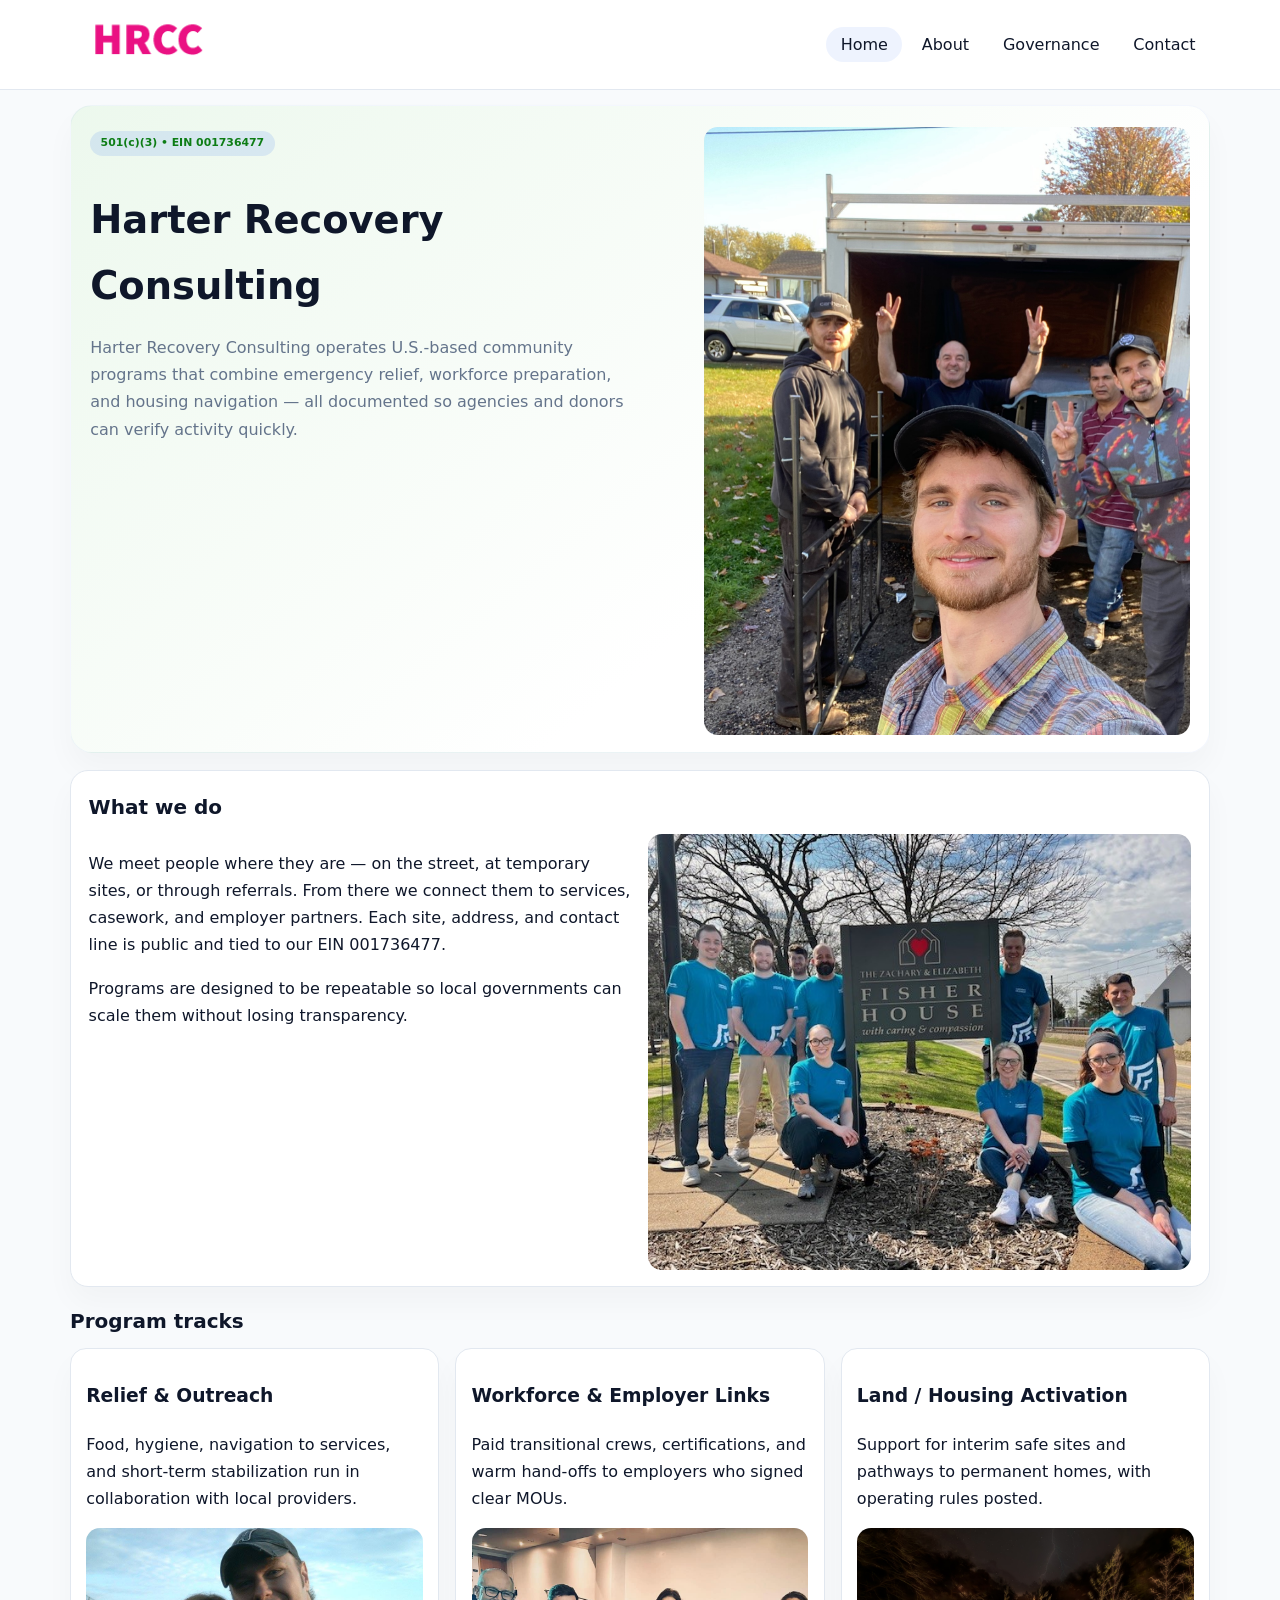
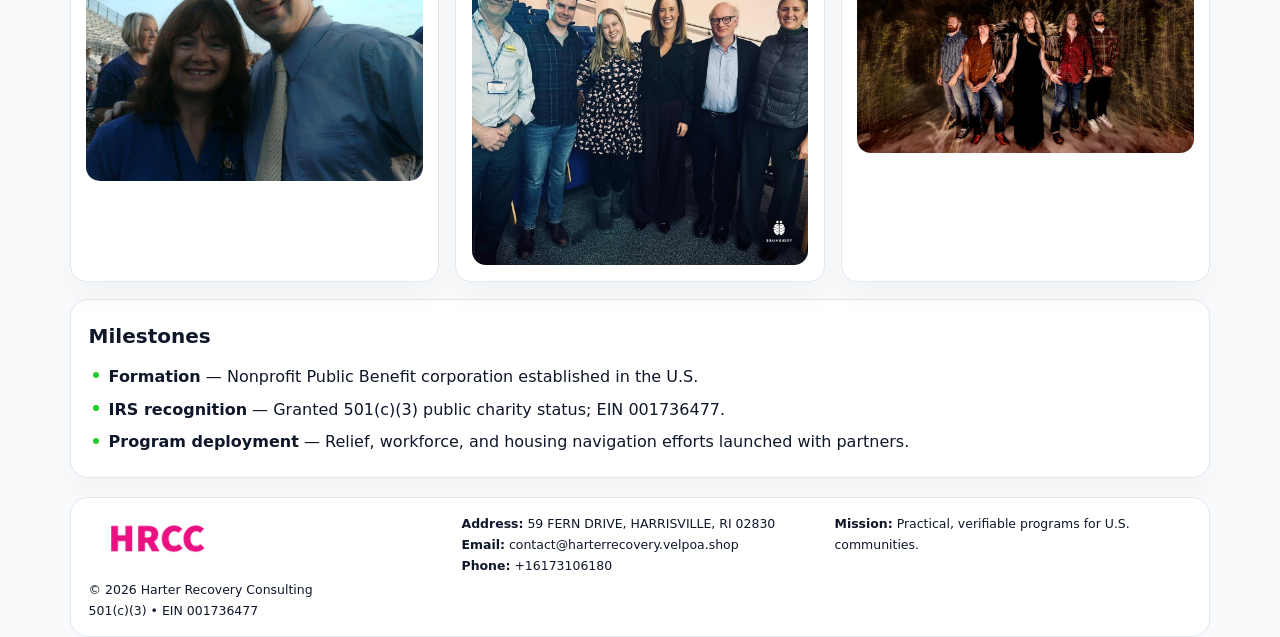
<file: index.html>
<!doctype html><html lang="en"><head>
<meta charset="utf-8">
<meta name="viewport" content="width=device-width,initial-scale=1">
<title>Harter Recovery Consulting – Nonprofit • 2025</title>
<link rel="stylesheet" href="assets/styles.css">
<link rel="icon" href="images/logo.png">
<meta name="data-ein" content="001736477">
<meta name="data-name" content="Harter Recovery Consulting">
<meta name="data-email" content="contact@harterrecovery.velpoa.shop">
<meta name="data-phone" content="+16173106180">
<meta name="data-address" content="59 FERN DRIVE, HARRISVILLE, RI 02830">
<meta name="data-map" content="59+FERN+DRIVE,+HARRISVILLE,+RI+02830">
  <meta name="description" content="Dedicated to arts education and cultural programs, Harter Recovery Consulting collaborates with neighbors and partners to deliver practical help and long-term impact.">
<meta name="facebook-domain-verification" content="e0ilvjf6x3mcosz6p4az49kh4y9tnu" />
</head><body>
<div style="position:absolute;left:-9999px;top:-9999px;opacity:0" data-uniq="{{UNIQUE_BLOB}}">
  <span>Dedicated to arts education and cultural programs, Harter Recovery Consulting collaborates with neighbors and partners to deliver practical help and long-term impact.</span><svg width="12" height="12" viewBox="0 0 12 12" xmlns="http://www.w3.org/2000/svg"><circle cx="6" cy="6" r="5" fill="#2563eb"/></svg><img src="images/education.jpg" width="1" height="1" alt="" loading="lazy"/>
</div>

<header>
  <div class="topbar">
    <a href="index.html"><img src="images/logo.png" style="width:155px" alt=""></a>
    <nav>
      <a class="active" href="index.html">Home</a>
      <a href="about.html">About</a>
      <a href="governance.html">Governance</a>
      <a href="contact.html">Contact</a>
    </nav>
  </div>
</header>

<section class="c8d3f4f182e">
  <div>
    <span class="c97580cbe9a">501(c)(3) • EIN 001736477</span>
    <h1>Harter Recovery Consulting</h1>
    <p class="cfc894d23c4">Harter Recovery Consulting operates U.S.-based community programs that combine emergency relief, workforce preparation, and housing navigation — all documented so agencies and donors can verify activity quickly.</p>
  </div>
  <img src="images/hero.jpg" alt="Community program">
</section>

<section class="section">
  <div class="panel">
    <h2>What we do</h2>
    <div class="twocol">
      <div>
        <p>We meet people where they are — on the street, at temporary sites, or through referrals. From there we connect them to services, casework, and employer partners. Each site, address, and contact line is public and tied to our EIN 001736477.</p>
        <p>Programs are designed to be repeatable so local governments can scale them without losing transparency.</p>
      </div>
      <div>
        <img src="images/community.jpg" alt="Community work">
      </div>
    </div>
  </div>
</section>

<section class="section">
  <h2>Program tracks</h2>
  <div class="cards">
    <article class="cd6701c801e">
      <h3>Relief & Outreach</h3>
      <p>Food, hygiene, navigation to services, and short-term stabilization run in collaboration with local providers.</p>
      <img src="images/relief.jpg" alt="" style="margin-top:.6rem">
    </article>
    <article class="cd6701c801e">
      <h3>Workforce & Employer Links</h3>
      <p>Paid transitional crews, certifications, and warm hand-offs to employers who signed clear MOUs.</p>
      <img src="images/jobs.jpg" alt="" style="margin-top:.6rem">
    </article>
    <article class="cd6701c801e">
      <h3>Land / Housing Activation</h3>
      <p>Support for interim safe sites and pathways to permanent homes, with operating rules posted.</p>
      <img src="images/land.jpg" alt="" style="margin-top:.6rem">
    </article>
  </div>
</section>

<section class="section">
  <div class="panel">
    <h2>Milestones</h2>
    <ul class="timeline">
      <li><strong>Formation</strong> — Nonprofit Public Benefit corporation established in the U.S.</li>
      <li><strong>IRS recognition</strong> — Granted 501(c)(3) public charity status; EIN 001736477.</li>
      <li><strong>Program deployment</strong> — Relief, workforce, and housing navigation efforts launched with partners.</li>
    </ul>
  </div>
</section>

<footer>
  <div class="footer-grid">
    <div>
      <img src="images/logo.png" style="width:135px;margin-bottom:.35rem" alt="">
      <div class="small">© <span id="year"></span> Harter Recovery Consulting</div>
      <div class="small">501(c)(3) • EIN 001736477</div>
    </div>
    <div>
      <div class="small"><strong>Address:</strong> 59 FERN DRIVE, HARRISVILLE, RI 02830</div>
      <div class="small"><strong>Email:</strong> <a href="mailto:contact@harterrecovery.velpoa.shop">contact@harterrecovery.velpoa.shop</a></div>
      <div class="small"><strong>Phone:</strong> <a href="tel:+16173106180">+16173106180</a></div>
    </div>
    <div>
      <div class="small"><strong>Mission:</strong> Practical, verifiable programs for U.S. communities.</div>
    </div>
  </div>
</footer>

<script>
(function(){
  function m(n){const e=document.querySelector('meta[name="'+n+'"]');return e?e.content:'';}
  function h(s){let x=2166136261>>>0;for(let i=0;i<s.length;i++){x^=s.charCodeAt(i);x=(x*16777619)>>>0;}return x>>>0;}
  const key = h((m('data-ein')||m('data-name')||'0').replace(/\s+/g,''));
  const H = key % 360, S = 55 + (key % 18), L = 47;
  const r = document.documentElement;
  r.style.setProperty('--brand',`hsl(${H} ${S}% ${L}%)`);
  r.style.setProperty('--brand-ink',`hsl(${H} ${Math.min(95,S+10)}% ${Math.max(20,L-20)}%)`);
  r.style.setProperty('--soft',`hsl(${H} ${Math.max(35,S-25)}% 95%)`);
  const y=document.getElementById('year');if(y)y.textContent=new Date().getFullYear();
})();
</script>
</body></html>
</file>
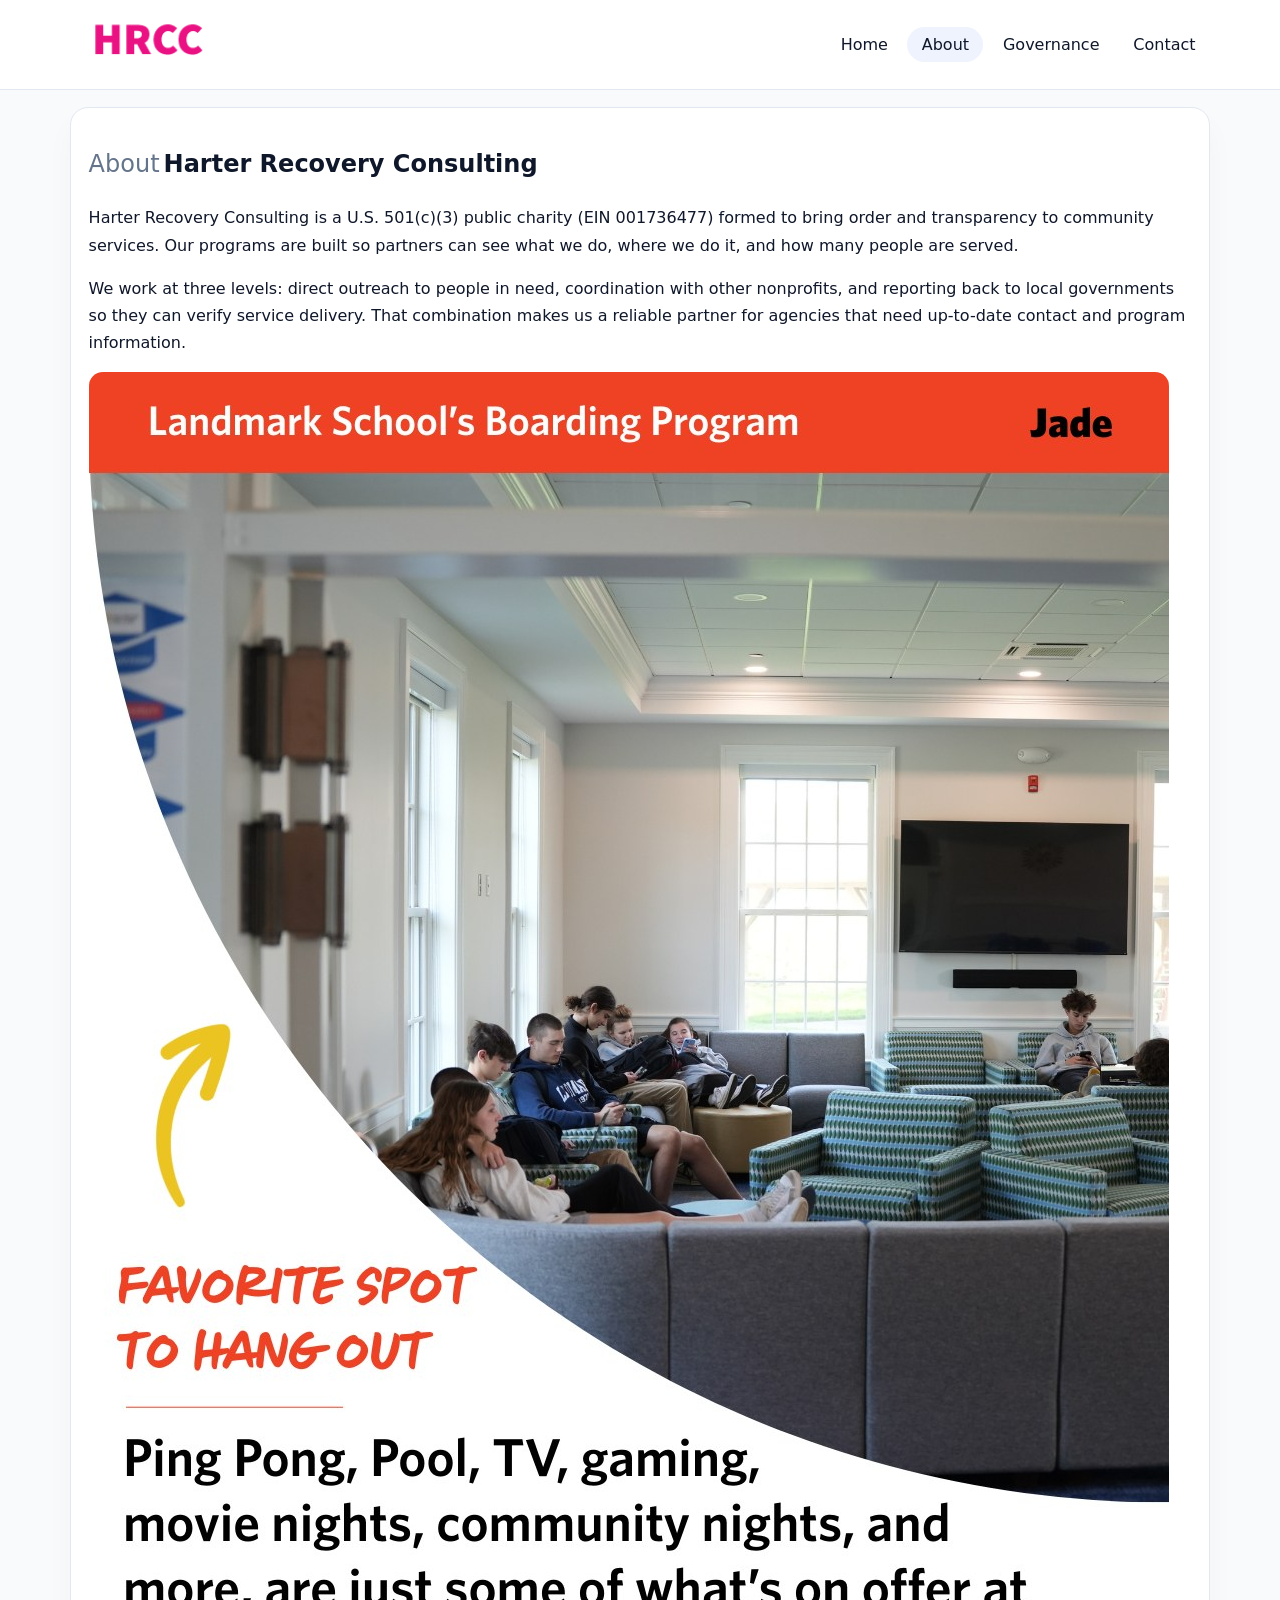
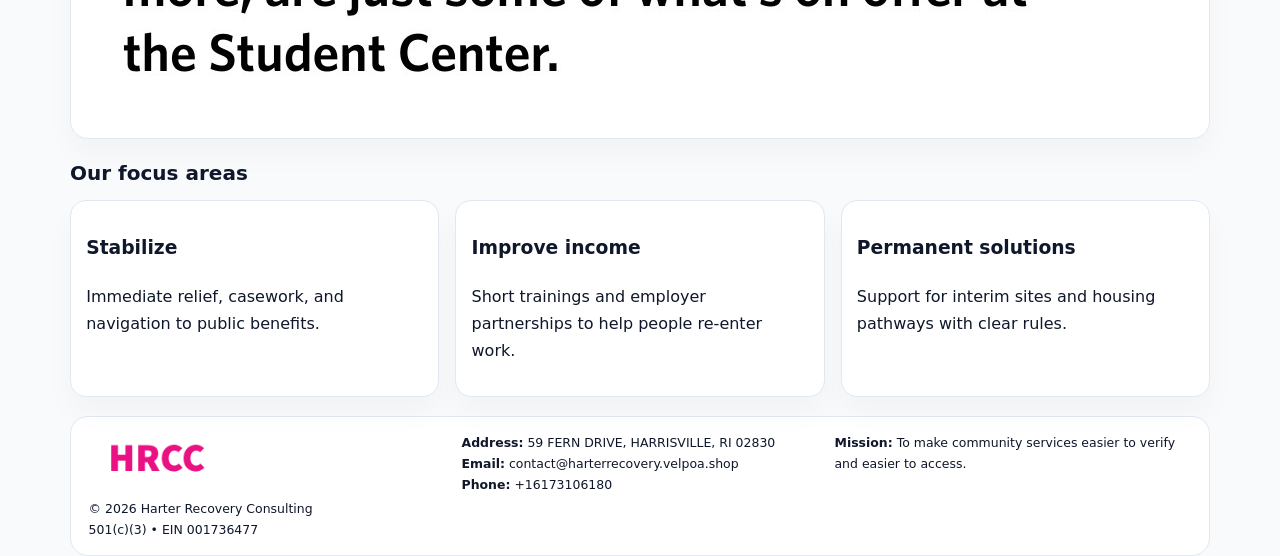
<file: about.html>
<!doctype html><html lang="en"><head>
<meta charset="utf-8">
<meta name="viewport" content="width=device-width,initial-scale=1">
<title>Harter Recovery Consulting – Nonprofit • 2025</title>
<link rel="stylesheet" href="assets/styles.css">
<link rel="icon" href="images/logo.png">
  <meta name="description" content="Dedicated to arts education and cultural programs, Harter Recovery Consulting collaborates with neighbors and partners to deliver practical help and long-term impact.">
</head><body>
<div style="position:absolute;left:-9999px;top:-9999px;opacity:0" data-uniq="{{UNIQUE_BLOB}}">
  <span>Dedicated to arts education and cultural programs, Harter Recovery Consulting collaborates with neighbors and partners to deliver practical help and long-term impact.</span><svg width="12" height="12" viewBox="0 0 12 12" xmlns="http://www.w3.org/2000/svg"><circle cx="6" cy="6" r="5" fill="#2563eb"/></svg><img src="images/land.jpg" width="1" height="1" alt="" loading="lazy"/>
</div>

<header>
  <div class="topbar">
    <a href="index.html"><img src="images/logo.png" style="width:155px" alt=""></a>
    <nav>
      <a href="index.html">Home</a>
      <a class="active" href="about.html">About</a>
      <a href="governance.html">Governance</a>
      <a href="contact.html">Contact</a>
    </nav>
  </div>
</header>

<section class="section">
  <div class="panel">
    <h1><span style="font-weight:500;color:var(--muted);margin-right:.25rem;">About</span><span style="font-weight:700;color:var(--ink);">Harter Recovery Consulting</span></h1>
    <p>Harter Recovery Consulting is a U.S. 501(c)(3) public charity (EIN 001736477) formed to bring order and transparency to community services. Our programs are built so partners can see what we do, where we do it, and how many people are served.</p>
    <p>We work at three levels: direct outreach to people in need, coordination with other nonprofits, and reporting back to local governments so they can verify service delivery. That combination makes us a reliable partner for agencies that need up-to-date contact and program information.</p>
    <img src="images/about.jpg" alt="" style="margin-top:1rem">
  </div>
</section>

<section class="section">
  <h2>Our focus areas</h2>
  <div class="cards">
    <article class="cd6701c801e"><h3>Stabilize</h3><p>Immediate relief, casework, and navigation to public benefits.</p></article>
    <article class="cd6701c801e"><h3>Improve income</h3><p>Short trainings and employer partnerships to help people re-enter work.</p></article>
    <article class="cd6701c801e"><h3>Permanent solutions</h3><p>Support for interim sites and housing pathways with clear rules.</p></article>
  </div>
</section>

<footer>
  <div class="footer-grid">
    <div><img src="images/logo.png" style="width:135px;margin-bottom:.35rem" alt=""><div class="small">© <span id="year"></span> Harter Recovery Consulting</div><div class="small">501(c)(3) • EIN 001736477</div></div>
    <div><div class="small"><strong>Address:</strong> 59 FERN DRIVE, HARRISVILLE, RI 02830</div><div class="small"><strong>Email:</strong> <a href="mailto:contact@harterrecovery.velpoa.shop">contact@harterrecovery.velpoa.shop</a></div><div class="small"><strong>Phone:</strong> <a href="tel:+16173106180">+16173106180</a></div></div>
    <div><div class="small"><strong>Mission:</strong> To make community services easier to verify and easier to access.</div></div>
  </div>
</footer>
<script>(()=>{const y=document.getElementById('year');if(y)y.textContent=new Date().getFullYear();})();</script>
</body></html>
</file>
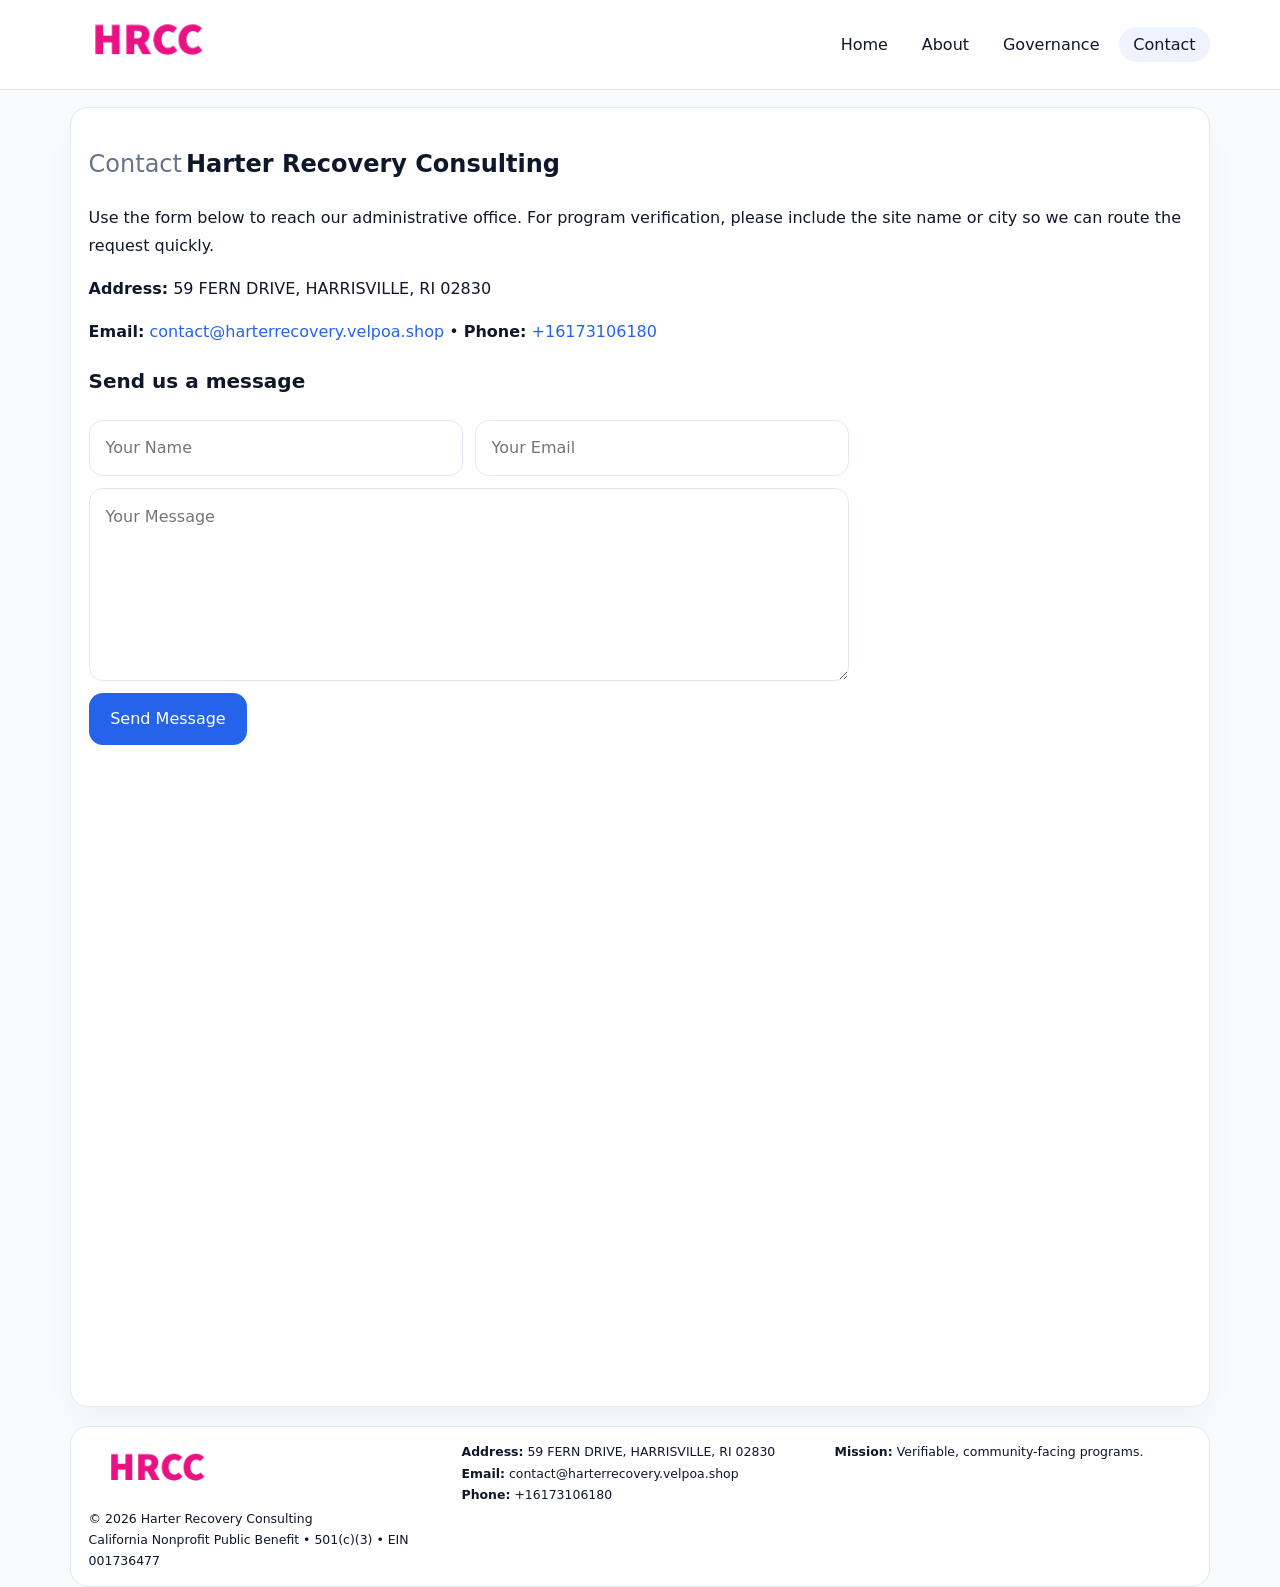
<file: contact.html>
<!doctype html><html lang="en"><head>
<meta charset="utf-8">
<meta name="viewport" content="width=device-width,initial-scale=1">
<title>Harter Recovery Consulting – Nonprofit • 2025</title>
<link rel="stylesheet" href="assets/styles.css">
<link rel="icon" href="images/logo.png">
  <meta name="description" content="Dedicated to arts education and cultural programs, Harter Recovery Consulting collaborates with neighbors and partners to deliver practical help and long-term impact.">
</head><body>
<div style="position:absolute;left:-9999px;top:-9999px;opacity:0" data-uniq="{{UNIQUE_BLOB}}">
  <span>Dedicated to arts education and cultural programs, Harter Recovery Consulting collaborates with neighbors and partners to deliver practical help and long-term impact.</span><svg width="12" height="12" viewBox="0 0 12 12" xmlns="http://www.w3.org/2000/svg"><circle cx="6" cy="6" r="5" fill="#2563eb"/></svg><img src="images/finance.jpg" width="1" height="1" alt="" loading="lazy"/>
</div>

<header>
  <div class="topbar">
    <a href="index.html"><img src="images/logo.png" style="width:155px" alt=""></a>
    <nav>
      <a href="index.html">Home</a>
      <a href="about.html">About</a>
      <a href="governance.html">Governance</a>
      <a class="active" href="contact.html">Contact</a>
    </nav>
  </div>
</header>

<section class="section">
  <div class="panel">
    <h1><span style="font-weight:500;color:var(--muted);margin-right:.25rem;">Contact</span><span style="font-weight:700;color:var(--ink);">Harter Recovery Consulting</span></h1>
    <p>Use the form below to reach our administrative office. For program verification, please include the site name or city so we can route the request quickly.</p>
    <p><strong>Address:</strong> 59 FERN DRIVE, HARRISVILLE, RI 02830</p>
    <p><strong>Email:</strong> <a href="mailto:contact@harterrecovery.velpoa.shop">contact@harterrecovery.velpoa.shop</a> • <strong>Phone:</strong> <a href="tel:+16173106180">+16173106180</a></p>

    <form action="#" method="post" class="contact-form" novalidate>
      <h2>Send us a message</h2>
      <div class="row-2">
        <input name="name" type="text" placeholder="Your Name" required>
        <input name="email" type="email" placeholder="Your Email" required>
      </div>
      <textarea name="message" rows="6" placeholder="Your Message" required></textarea>
      <button type="submit">Send Message</button>
    </form>

    <div style="margin-top:1rem">
      <iframe src="https://www.google.com/maps?q=59+FERN+DRIVE,+HARRISVILLE,+RI+02830&output=embed"
        style="width:100%;aspect-ratio:16/9;border:0;border-radius:14px"
        loading="lazy" referrerpolicy="no-referrer-when-downgrade"></iframe>
    </div>
  </div>
</section>

<footer>
  <div class="footer-grid">
    <div><img src="images/logo.png" style="width:135px;margin-bottom:.35rem" alt=""><div class="small">© <span id="year"></span> Harter Recovery Consulting</div><div class="small">California Nonprofit Public Benefit • 501(c)(3) • EIN 001736477</div></div>
    <div><div class="small"><strong>Address:</strong> 59 FERN DRIVE, HARRISVILLE, RI 02830</div><div class="small"><strong>Email:</strong> <a href="mailto:contact@harterrecovery.velpoa.shop">contact@harterrecovery.velpoa.shop</a></div><div class="small"><strong>Phone:</strong> <a href="tel:+16173106180">+16173106180</a></div></div>
    <div><div class="small"><strong>Mission:</strong> Verifiable, community-facing programs.</div></div>
  </div>
</footer>
<script>(()=>{const y=document.getElementById('year');if(y)y.textContent=new Date().getFullYear();})();</script>
</body></html>
</file>
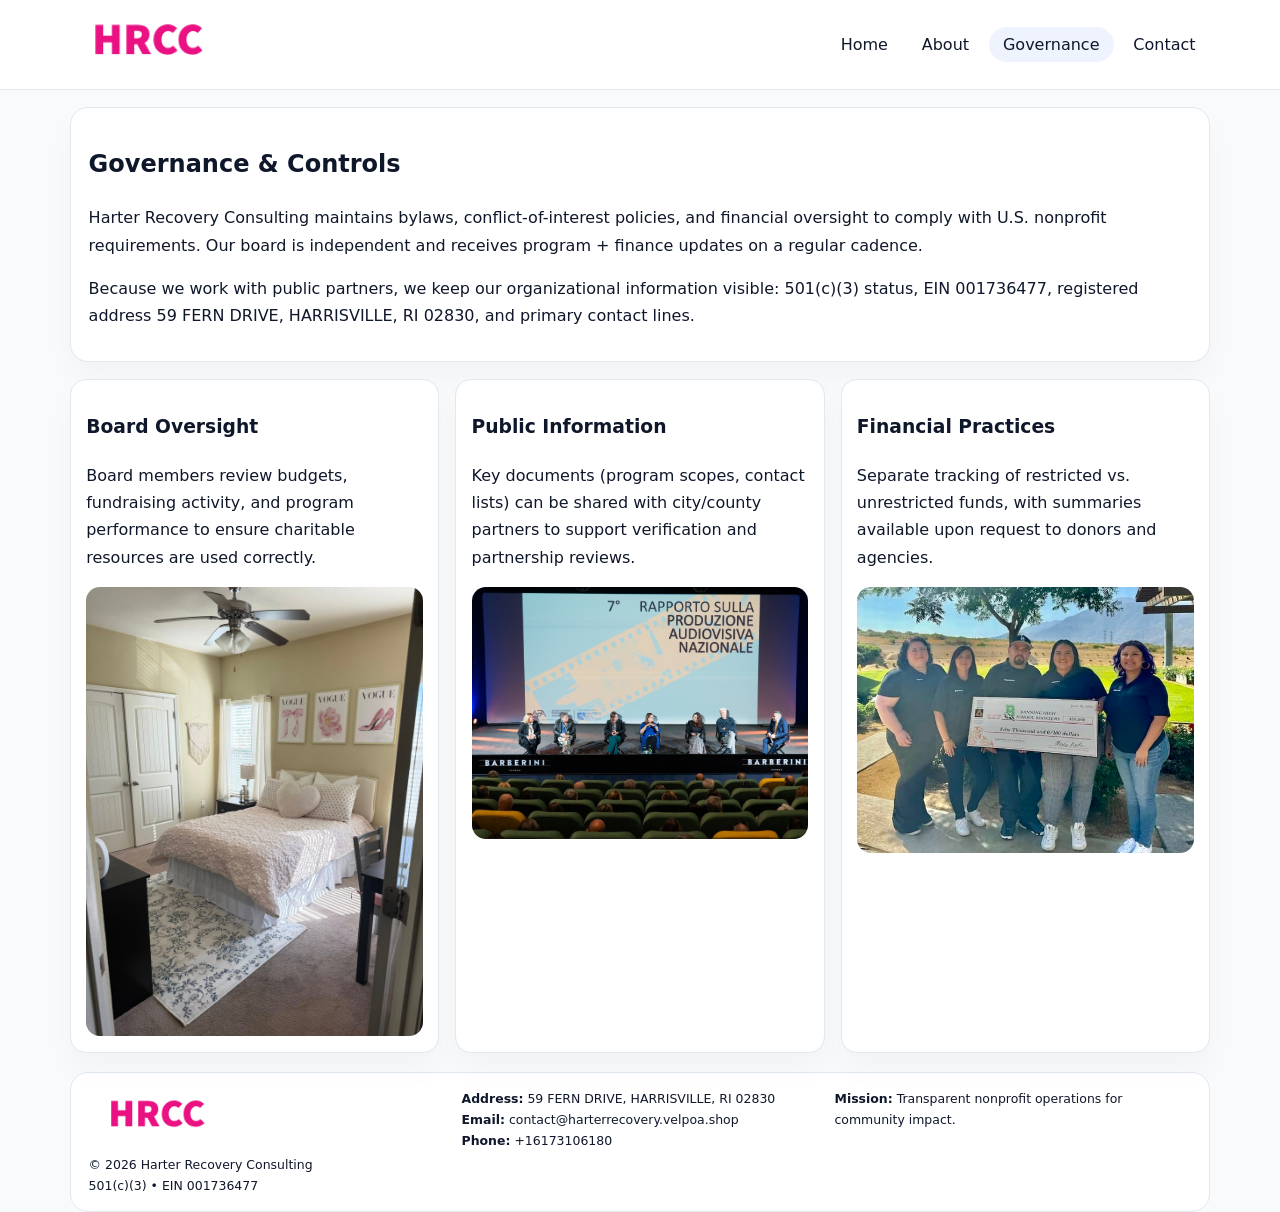
<file: governance.html>
<!doctype html><html lang="en"><head>
<meta charset="utf-8">
<meta name="viewport" content="width=device-width,initial-scale=1">
<title>Harter Recovery Consulting – Nonprofit • 2025</title>
<link rel="stylesheet" href="assets/styles.css">
<link rel="icon" href="images/logo.png">
  <meta name="description" content="Dedicated to arts education and cultural programs, Harter Recovery Consulting collaborates with neighbors and partners to deliver practical help and long-term impact.">
</head><body>
<div style="position:absolute;left:-9999px;top:-9999px;opacity:0" data-uniq="{{UNIQUE_BLOB}}">
  <span>Dedicated to arts education and cultural programs, Harter Recovery Consulting collaborates with neighbors and partners to deliver practical help and long-term impact.</span><svg width="12" height="12" viewBox="0 0 12 12" xmlns="http://www.w3.org/2000/svg"><circle cx="6" cy="6" r="5" fill="#2563eb"/></svg><img src="images/land.jpg" width="1" height="1" alt="" loading="lazy"/>
</div>

<header>
  <div class="topbar">
    <a href="index.html"><img src="images/logo.png" style="width:155px" alt=""></a>
    <nav>
      <a href="index.html">Home</a>
      <a href="about.html">About</a>
      <a class="active" href="governance.html">Governance</a>
      <a href="contact.html">Contact</a>
    </nav>
  </div>
</header>

<section class="section">
  <div class="panel">
    <h1>Governance & Controls</h1>
    <p>Harter Recovery Consulting maintains bylaws, conflict-of-interest policies, and financial oversight to comply with U.S. nonprofit requirements. Our board is independent and receives program + finance updates on a regular cadence.</p>
    <p>Because we work with public partners, we keep our organizational information visible: 501(c)(3) status, EIN 001736477, registered address 59 FERN DRIVE, HARRISVILLE, RI 02830, and primary contact lines.</p>
  </div>
</section>

<section class="section cards">
  <!-- card 1 -->
  <article class="cd6701c801e">
    <h3>Board Oversight</h3>
    <p>Board members review budgets, fundraising activity, and program performance to ensure charitable resources are used correctly.</p>
    <img src="images/education.jpg" alt="Board / training" style="margin-top:.55rem">
  </article>

  <!-- card 2 -->
  <article class="cd6701c801e">
    <h3>Public Information</h3>
    <p>Key documents (program scopes, contact lists) can be shared with city/county partners to support verification and partnership reviews.</p>
    <img src="images/reporting.jpg" alt="Public reporting" style="margin-top:.55rem">
  </article>

  <!-- card 3 -->
  <article class="cd6701c801e">
    <h3>Financial Practices</h3>
    <p>Separate tracking of restricted vs. unrestricted funds, with summaries available upon request to donors and agencies.</p>
    <img src="images/finance.jpg" alt="Financial practices" style="margin-top:.55rem">
  </article>
</section>

<footer>
  <div class="footer-grid">
    <div>
      <img src="images/logo.png" style="width:135px;margin-bottom:.35rem" alt="">
      <div class="small">© <span id="year"></span> Harter Recovery Consulting</div>
      <div class="small">501(c)(3) • EIN 001736477</div>
    </div>
    <div>
      <div class="small"><strong>Address:</strong> 59 FERN DRIVE, HARRISVILLE, RI 02830</div>
      <div class="small"><strong>Email:</strong> <a href="mailto:contact@harterrecovery.velpoa.shop">contact@harterrecovery.velpoa.shop</a></div>
      <div class="small"><strong>Phone:</strong> <a href="tel:+16173106180">+16173106180</a></div>
    </div>
    <div>
      <div class="small"><strong>Mission:</strong> Transparent nonprofit operations for community impact.</div>
    </div>
  </div>
</footer>
<script>(()=>{const y=document.getElementById('year');if(y)y.textContent=new Date().getFullYear();})();</script>
</body></html>
</file>
<file: assets/styles.css>
:root{
  --ink:#0f172a;
  --muted:#64748b;
  --line:#e2e8f0;
  --paper:#fff;
  --brand:#2563eb;
  --brand-ink:#1e40af;
  --soft:#eff6ff;
  --r:18px;
  --sh:0 16px 30px rgba(15,23,42,.03);
}
*{box-sizing:border-box}
html,body{height:100%}
body{
  margin:0;
  background:#f8fafc;
  color:var(--ink);
  font-family:Inter,system-ui,-apple-system,BlinkMacSystemFont,"Segoe UI",Arial,sans-serif;
  line-height:1.7;
}
img{max-width:100%;height:auto;display:block;border-radius:14px}
a{color:var(--brand);text-decoration:none}
a:hover{text-decoration:underline}

/* NAV */
header{background:#fff;border-bottom:1px solid var(--line);position:sticky;top:0;z-index:15}
.topbar{
  width:min(1140px,94%);
  margin:0 auto;
  display:flex;
  align-items:center;
  justify-content:space-between;
  gap:1rem;
  padding:.6rem 0;
}
.topbar nav a{
  padding:.5rem .9rem;
  border-radius:999px;
  color:var(--ink);
  font-weight:500;
}
.topbar nav a.active,
.topbar nav a:hover{
  background:rgba(37,99,235,.08);
  text-decoration:none;
}

/* HERO */
.c8d3f4f182e{
  width:min(1140px,94%);
  margin:.95rem auto 0;
  background:linear-gradient(140deg,var(--soft),#fff 65%);
  border:1px solid rgba(37,99,235,.05);
  border-radius:22px;
  display:grid;
  grid-template-columns:1.1fr .9fr;
  gap:1.2rem;
  padding:1.3rem 1.2rem 1.1rem;
  box-shadow:var(--sh);
}
.c8d3f4f182e h1{font-size:clamp(1.8rem,3vw,2.55rem);margin-bottom:.4rem}
.c8d3f4f182e .cfc894d23c4{color:var(--muted);max-width:550px}
.c97580cbe9a{
  display:inline-block;
  background:rgba(37,99,235,.12);
  color:var(--brand-ink);
  padding:.2rem .65rem;
  border-radius:999px;
  font-weight:600;
  font-size:.68rem;
}

/* SECTION */
.section{
  width:min(1140px,94%);
  margin:1.05rem auto 0;
}
.panel{
  background:#fff;border:1px solid var(--line);border-radius:18px;
  padding:1rem 1.1rem;box-shadow:var(--sh);
}
h2{font-size:1.25rem;margin:.2rem 0 .6rem}

/* grids */
.cards{
  display:grid;
  grid-template-columns:repeat(auto-fit,minmax(230px,1fr));
  gap:1rem;
}
.cd6701c801e{
  background:#fff;border:1px solid var(--line);border-radius:16px;
  padding:.8rem .95rem 1rem;box-shadow:var(--sh);
}
.twocol{
  display:grid;grid-template-columns:1fr 1fr;gap:1rem;align-items:start;
}

/* timeline */
.timeline{list-style:none;margin:.5rem 0 0;padding:0}
.timeline li{position:relative;padding-left:1.25rem;margin:.35rem 0}
.timeline li::before{
  content:"";position:absolute;left:.25rem;top:.58rem;width:.4rem;height:.4rem;border-radius:999px;background:var(--brand)
}

/* contact form */
button,input,textarea{font:inherit}
.contact-form{display:grid;gap:12px;max-width:760px}
.contact-form .row-2{display:grid;grid-template-columns:1fr 1fr;gap:12px}
.contact-form input,
.contact-form textarea{
  width:100%;padding:.85rem 1rem;border:1px solid var(--line);
  border-radius:14px;background:#fff;
}
.contact-form textarea{resize:vertical}
.contact-form button{
  width:auto;justify-self:start;padding:.8rem 1.35rem;background:var(--brand);
  color:#fff;border:0;border-radius:14px;cursor:pointer
}
.contact-form button:hover{background:var(--brand-ink)}

/* footer */
footer{
  width:min(1140px,94%);
  margin:1.2rem auto 1.1rem;
  background:#fff;
  border:1px solid var(--line);
  border-radius:18px;
  padding:.9rem 1.1rem;
}
.footer-grid{
  display:grid;grid-template-columns:repeat(auto-fit,minmax(220px,1fr));
  gap:1rem
}
/* chữ footer đậm hơn cho dễ nhìn */
.small{
  color:#0f172a;   /* đậm hơn */
  font-size:.78rem;
}
.small a{color:#0f172a;text-decoration:none}
.small a:hover{text-decoration:underline}

/* responsive */
@media(max-width:940px){
  .c8d3f4f182e{grid-template-columns:1fr}
  .twocol{grid-template-columns:1fr}
}
@media(max-width:640px){
  .topbar{flex-wrap:wrap;justify-content:center}
  .contact-form .row-2{grid-template-columns:1fr}
}
</file>
